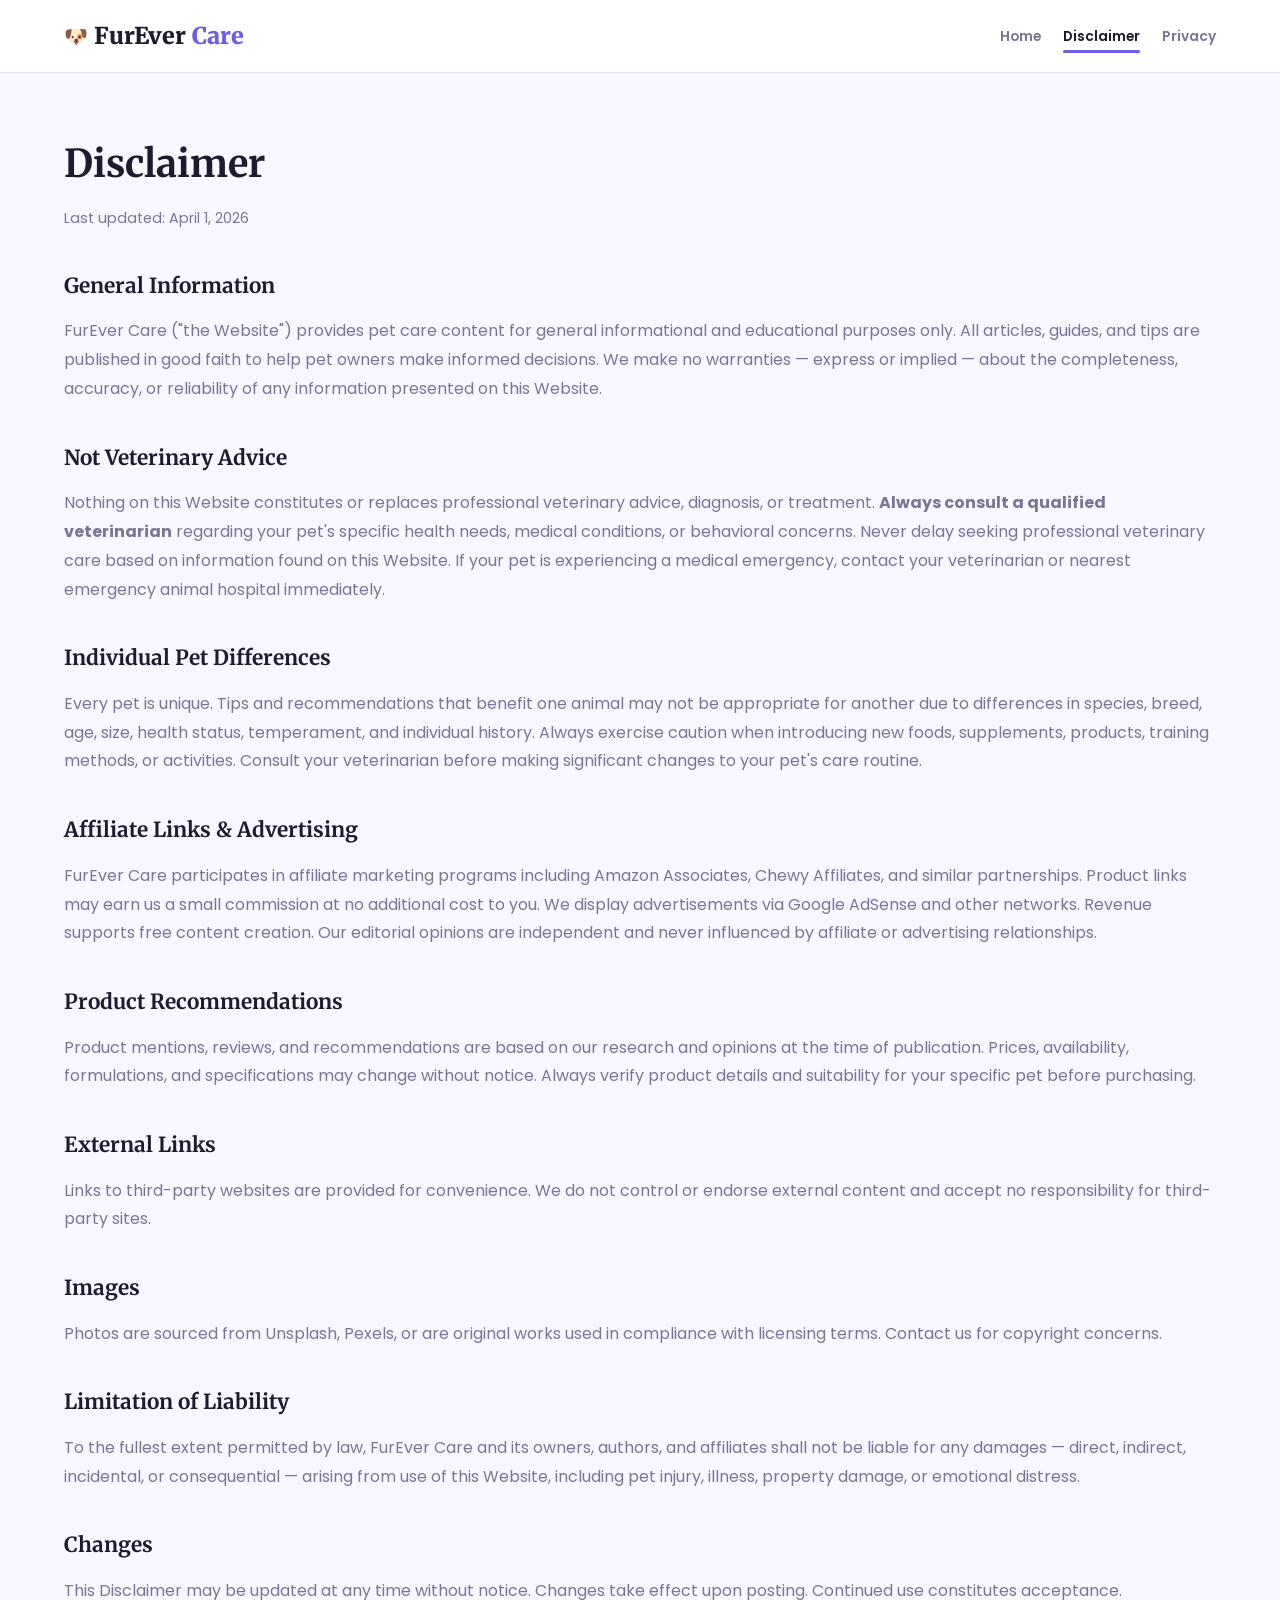
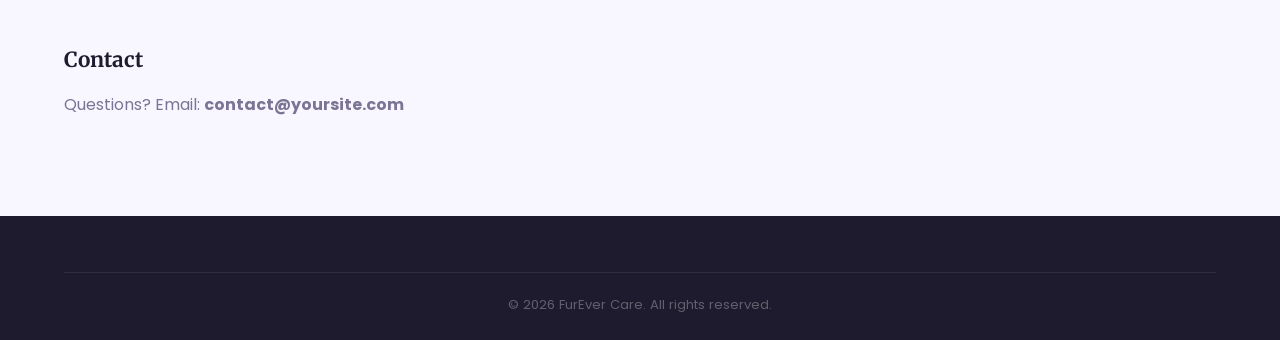
<file: public/disclaimer.html>
<!DOCTYPE html>
<html lang="en">
<head>
    <meta charset="UTF-8">
    <meta name="viewport" content="width=device-width, initial-scale=1.0">
    <meta name="description" content="Disclaimer for FurEver Care pet care website. Information on veterinary advice, content accuracy, affiliate links, and liability.">
    <meta name="robots" content="noindex, follow">
    <title>Disclaimer — FurEver Care</title>
    <link rel="preconnect" href="https://fonts.googleapis.com">
    <link rel="preconnect" href="https://fonts.gstatic.com" crossorigin>
    <link href="https://fonts.googleapis.com/css2?family=Poppins:wght@400;500;600;700;800&family=Merriweather:wght@700;900&display=swap" rel="stylesheet">
    <link rel="stylesheet" href="style.css">
</head>
<body>

    <header class="hdr" id="hdr">
        <div class="container hdr-inner">
            <a href="index.html" class="site-logo"><span class="logo-icon">🐶</span> FurEver<span class="logo-color">Care</span></a>
            <nav><ul class="menu" id="menu">
                <li><a href="index.html">Home</a></li>
                <li><a href="disclaimer.html" class="on">Disclaimer</a></li>
                <li><a href="privacy-policy.html">Privacy</a></li>
            </ul></nav>
            <button class="ham" id="ham" aria-label="Toggle menu"><span></span><span></span><span></span></button>
        </div>
    </header>

    <main class="law">
        <div class="container">
            <h1>Disclaimer</h1>
            <p class="date">Last updated: April 1, 2026</p>

            <h2>General Information</h2>
            <p>FurEver Care ("the Website") provides pet care content for general informational and educational purposes only. All articles, guides, and tips are published in good faith to help pet owners make informed decisions. We make no warranties — express or implied — about the completeness, accuracy, or reliability of any information presented on this Website.</p>

            <h2>Not Veterinary Advice</h2>
            <p>Nothing on this Website constitutes or replaces professional veterinary advice, diagnosis, or treatment. <strong>Always consult a qualified veterinarian</strong> regarding your pet's specific health needs, medical conditions, or behavioral concerns. Never delay seeking professional veterinary care based on information found on this Website. If your pet is experiencing a medical emergency, contact your veterinarian or nearest emergency animal hospital immediately.</p>

            <h2>Individual Pet Differences</h2>
            <p>Every pet is unique. Tips and recommendations that benefit one animal may not be appropriate for another due to differences in species, breed, age, size, health status, temperament, and individual history. Always exercise caution when introducing new foods, supplements, products, training methods, or activities. Consult your veterinarian before making significant changes to your pet's care routine.</p>

            <h2>Affiliate Links & Advertising</h2>
            <p>FurEver Care participates in affiliate marketing programs including Amazon Associates, Chewy Affiliates, and similar partnerships. Product links may earn us a small commission at no additional cost to you. We display advertisements via Google AdSense and other networks. Revenue supports free content creation. Our editorial opinions are independent and never influenced by affiliate or advertising relationships.</p>

            <h2>Product Recommendations</h2>
            <p>Product mentions, reviews, and recommendations are based on our research and opinions at the time of publication. Prices, availability, formulations, and specifications may change without notice. Always verify product details and suitability for your specific pet before purchasing.</p>

            <h2>External Links</h2>
            <p>Links to third-party websites are provided for convenience. We do not control or endorse external content and accept no responsibility for third-party sites.</p>

            <h2>Images</h2>
            <p>Photos are sourced from Unsplash, Pexels, or are original works used in compliance with licensing terms. Contact us for copyright concerns.</p>

            <h2>Limitation of Liability</h2>
            <p>To the fullest extent permitted by law, FurEver Care and its owners, authors, and affiliates shall not be liable for any damages — direct, indirect, incidental, or consequential — arising from use of this Website, including pet injury, illness, property damage, or emotional distress.</p>

            <h2>Changes</h2>
            <p>This Disclaimer may be updated at any time without notice. Changes take effect upon posting. Continued use constitutes acceptance.</p>

            <h2>Contact</h2>
            <p>Questions? Email: <strong>contact@yoursite.com</strong></p>
        </div>
    </main>

    <footer class="ftr"><div class="container"><div class="ftr-bottom"><p>&copy; 2026 FurEver Care. All rights reserved.</p></div></div></footer>
    <script src="script.js"></script>
</body>
</html>
</file>
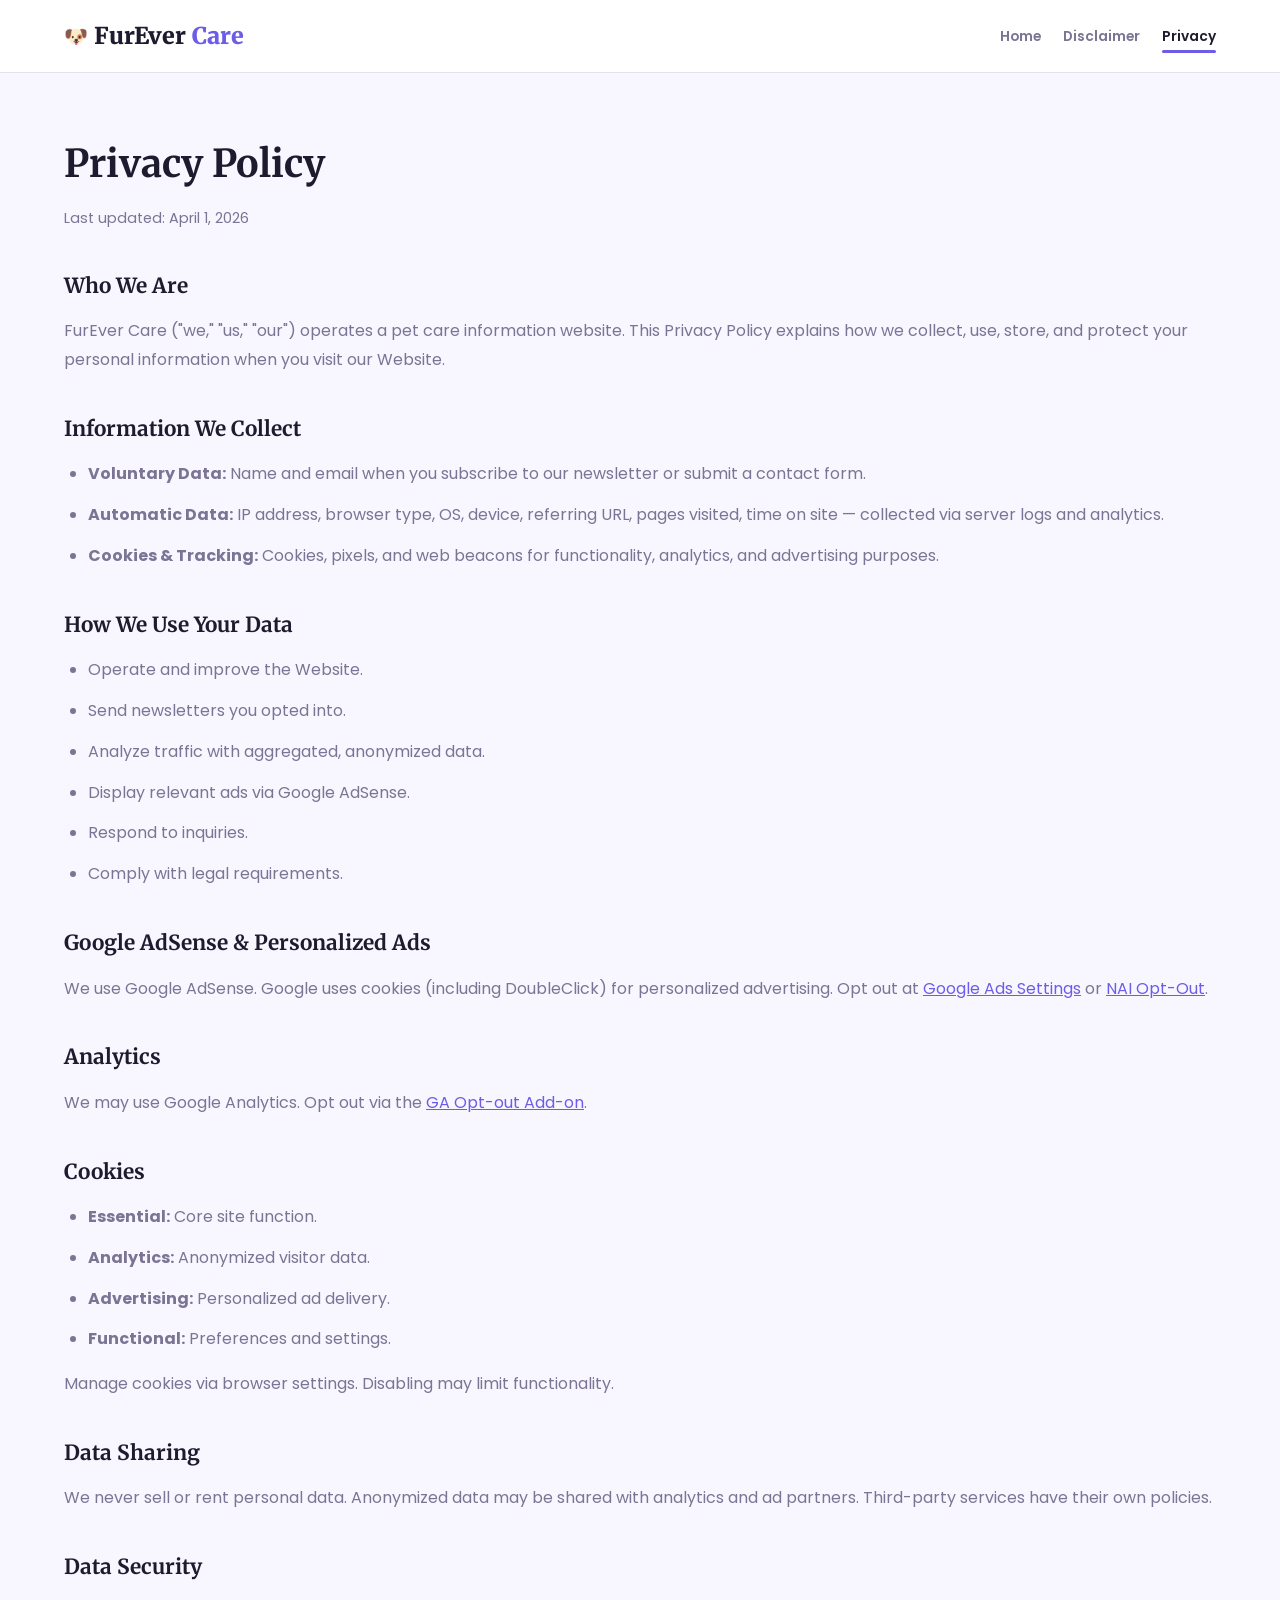
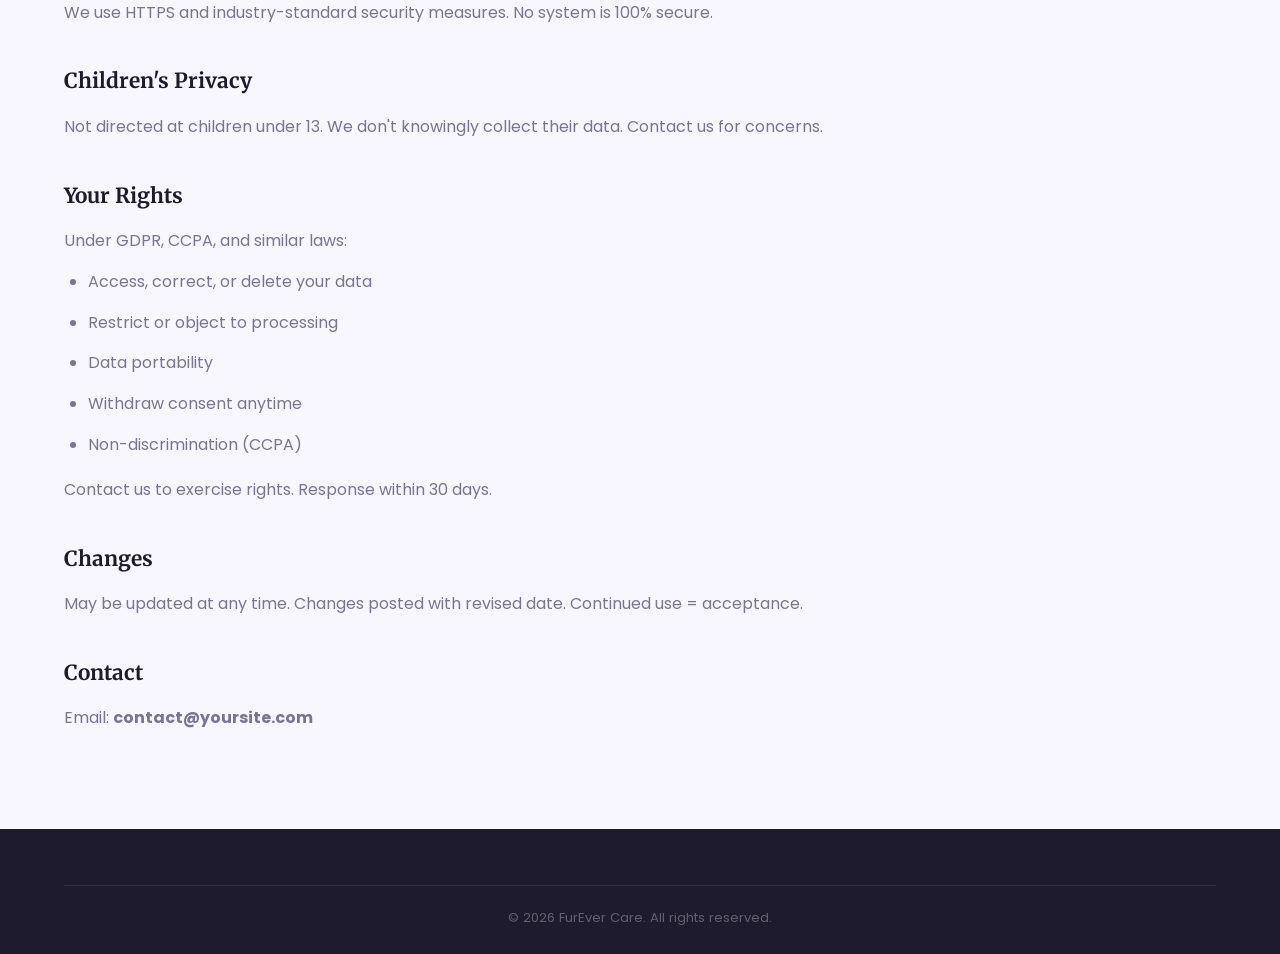
<file: public/privacy-policy.html>
<!DOCTYPE html>
<html lang="en">
<head>
    <meta charset="UTF-8">
    <meta name="viewport" content="width=device-width, initial-scale=1.0">
    <meta name="description" content="Privacy Policy for FurEver Care pet care website. How we collect, use, and protect your personal data.">
    <meta name="robots" content="noindex, follow">
    <title>Privacy Policy — FurEver Care</title>
    <link rel="preconnect" href="https://fonts.googleapis.com">
    <link rel="preconnect" href="https://fonts.gstatic.com" crossorigin>
    <link href="https://fonts.googleapis.com/css2?family=Poppins:wght@400;500;600;700;800&family=Merriweather:wght@700;900&display=swap" rel="stylesheet">
    <link rel="stylesheet" href="style.css">
</head>
<body>

    <header class="hdr" id="hdr">
        <div class="container hdr-inner">
            <a href="index.html" class="site-logo"><span class="logo-icon">🐶</span> FurEver<span class="logo-color">Care</span></a>
            <nav><ul class="menu" id="menu">
                <li><a href="index.html">Home</a></li>
                <li><a href="disclaimer.html">Disclaimer</a></li>
                <li><a href="privacy-policy.html" class="on">Privacy</a></li>
            </ul></nav>
            <button class="ham" id="ham" aria-label="Toggle menu"><span></span><span></span><span></span></button>
        </div>
    </header>

    <main class="law">
        <div class="container">
            <h1>Privacy Policy</h1>
            <p class="date">Last updated: April 1, 2026</p>

            <h2>Who We Are</h2>
            <p>FurEver Care ("we," "us," "our") operates a pet care information website. This Privacy Policy explains how we collect, use, store, and protect your personal information when you visit our Website.</p>

            <h2>Information We Collect</h2>
            <ul>
                <li><strong>Voluntary Data:</strong> Name and email when you subscribe to our newsletter or submit a contact form.</li>
                <li><strong>Automatic Data:</strong> IP address, browser type, OS, device, referring URL, pages visited, time on site — collected via server logs and analytics.</li>
                <li><strong>Cookies & Tracking:</strong> Cookies, pixels, and web beacons for functionality, analytics, and advertising purposes.</li>
            </ul>

            <h2>How We Use Your Data</h2>
            <ul>
                <li>Operate and improve the Website.</li>
                <li>Send newsletters you opted into.</li>
                <li>Analyze traffic with aggregated, anonymized data.</li>
                <li>Display relevant ads via Google AdSense.</li>
                <li>Respond to inquiries.</li>
                <li>Comply with legal requirements.</li>
            </ul>

            <h2>Google AdSense & Personalized Ads</h2>
            <p>We use Google AdSense. Google uses cookies (including DoubleClick) for personalized advertising. Opt out at <a href="https://www.google.com/settings/ads" target="_blank" rel="noopener noreferrer">Google Ads Settings</a> or <a href="https://optout.networkadvertising.org/" target="_blank" rel="noopener noreferrer">NAI Opt-Out</a>.</p>

            <h2>Analytics</h2>
            <p>We may use Google Analytics. Opt out via the <a href="https://tools.google.com/dlpage/gaoptout" target="_blank" rel="noopener noreferrer">GA Opt-out Add-on</a>.</p>

            <h2>Cookies</h2>
            <ul>
                <li><strong>Essential:</strong> Core site function.</li>
                <li><strong>Analytics:</strong> Anonymized visitor data.</li>
                <li><strong>Advertising:</strong> Personalized ad delivery.</li>
                <li><strong>Functional:</strong> Preferences and settings.</li>
            </ul>
            <p>Manage cookies via browser settings. Disabling may limit functionality.</p>

            <h2>Data Sharing</h2>
            <p>We never sell or rent personal data. Anonymized data may be shared with analytics and ad partners. Third-party services have their own policies.</p>

            <h2>Data Security</h2>
            <p>We use HTTPS and industry-standard security measures. No system is 100% secure.</p>

            <h2>Children's Privacy</h2>
            <p>Not directed at children under 13. We don't knowingly collect their data. Contact us for concerns.</p>

            <h2>Your Rights</h2>
            <p>Under GDPR, CCPA, and similar laws:</p>
            <ul>
                <li>Access, correct, or delete your data</li>
                <li>Restrict or object to processing</li>
                <li>Data portability</li>
                <li>Withdraw consent anytime</li>
                <li>Non-discrimination (CCPA)</li>
            </ul>
            <p>Contact us to exercise rights. Response within 30 days.</p>

            <h2>Changes</h2>
            <p>May be updated at any time. Changes posted with revised date. Continued use = acceptance.</p>

            <h2>Contact</h2>
            <p>Email: <strong>contact@yoursite.com</strong></p>
        </div>
    </main>

    <footer class="ftr"><div class="container"><div class="ftr-bottom"><p>&copy; 2026 FurEver Care. All rights reserved.</p></div></div></footer>
    <script src="script.js"></script>
</body>
</html>
</file>
<file: public/style.css>
/* ===== RESET ===== */
*,*::before,*::after{margin:0;padding:0;box-sizing:border-box}

:root{
    --purple:#6c5ce7;
    --purple-dk:#4a3dbd;
    --purple-lt:#ede8ff;
    --mint:#00b894;
    --mint-lt:#d4faf0;
    --peach:#fd9644;
    --peach-lt:#fff3e8;
    --bg:#f8f7ff;
    --bg-alt:#f0eef9;
    --surface:#ffffff;
    --ink:#1e1b2e;
    --text:#3d3656;
    --muted:#7c7494;
    --border:#e4e0f0;
    --hd:'Merriweather',Georgia,serif;
    --bd:'Poppins','Segoe UI',sans-serif;
    --r:20px;
    --r-sm:14px;
    --sh:0 6px 28px rgba(108,92,231,.08);
    --sh-lg:0 16px 50px rgba(108,92,231,.14);
    --t:.3s ease
}

html{scroll-behavior:smooth}
body{font-family:var(--bd);background:var(--bg);color:var(--text);line-height:1.8;-webkit-font-smoothing:antialiased}
.container{max-width:1200px;margin:0 auto;padding:0 24px}
a{color:var(--purple);text-decoration:none;transition:color var(--t)}
a:hover{color:var(--purple-dk)}
img{max-width:100%;height:auto;display:block}
.sr-only{position:absolute;width:1px;height:1px;padding:0;margin:-1px;overflow:hidden;clip:rect(0,0,0,0);border:0}

/* ===== PILLS ===== */
.pill{
    display:inline-block;padding:6px 18px;border-radius:50px;
    font-size:.76rem;font-weight:700;letter-spacing:.9px;
    background:var(--purple-lt);color:var(--purple-dk);
    text-transform:uppercase;margin-bottom:14px;
}
.pill-purple{background:var(--purple-lt);color:var(--purple-dk)}
.pill-inv{background:rgba(255,255,255,.18);color:#fff}

/* ===== BUTTONS ===== */
.btn{
    display:inline-block;padding:15px 34px;border-radius:50px;
    font-weight:700;font-size:.92rem;font-family:var(--bd);
    cursor:pointer;border:2px solid transparent;transition:all var(--t);
}
.btn-purple{background:var(--purple);color:#fff;border-color:var(--purple)}
.btn-purple:hover{background:var(--purple-dk);border-color:var(--purple-dk);color:#fff;transform:translateY(-2px);box-shadow:var(--sh-lg)}
.btn-wht{background:transparent;color:var(--ink);border-color:var(--border)}
.btn-wht:hover{border-color:var(--purple);color:var(--purple)}

/* ===== INFO BAR ===== */
.info-bar{background:var(--ink);color:#fff;text-align:center;padding:10px 0;font-size:.84rem;font-weight:600}
.info-bar a{color:var(--peach);text-decoration:underline}

/* ===== HEADER ===== */
.hdr{background:var(--surface);border-bottom:1px solid var(--border);position:sticky;top:0;z-index:1000}
.hdr-inner{display:flex;justify-content:space-between;align-items:center;height:72px}

.site-logo{display:flex;align-items:center;gap:6px;font-family:var(--hd);font-size:1.45rem;font-weight:900;color:var(--ink)}
.logo-color{color:var(--purple)}
.logo-color-ft{color:var(--mint)}
.logo-icon{font-size:1.2rem}
.site-logo-ft{color:#fff}

.menu{display:flex;list-style:none;gap:22px;align-items:center}
.menu a{font-size:.86rem;font-weight:600;color:var(--muted);position:relative;padding:4px 0}
.menu a::after{content:'';position:absolute;bottom:-3px;left:0;width:0;height:2.5px;border-radius:2px;background:var(--purple);transition:width var(--t)}
.menu a:hover::after,.menu a.on::after{width:100%}
.menu a:hover,.menu a.on{color:var(--ink)}
.menu-sep{width:1px;height:18px;background:var(--border)}

.ham{display:none;flex-direction:column;gap:5px;background:none;border:none;cursor:pointer;padding:6px}
.ham span{display:block;width:24px;height:2.5px;background:var(--ink);border-radius:4px;transition:var(--t)}
.ham.open span:nth-child(1){transform:rotate(45deg) translate(5px,5px)}
.ham.open span:nth-child(2){opacity:0}
.ham.open span:nth-child(3){transform:rotate(-45deg) translate(5px,-5px)}

/* ===== HERO ===== */
.hero{position:relative;padding:60px 0 44px;overflow:hidden}
.hero-bg{position:absolute;inset:0;background:radial-gradient(ellipse at top right,var(--purple-lt) 0%,transparent 60%);pointer-events:none}

.hero-inner{display:grid;grid-template-columns:1fr 1.15fr;gap:44px;align-items:center;position:relative;z-index:2}

.hero-info h1{font-family:var(--hd);font-size:2.8rem;line-height:1.18;color:var(--ink);margin-bottom:18px}
.hero-p{color:var(--muted);font-size:1.04rem;margin-bottom:28px;max-width:480px}
.hero-acts{display:flex;gap:14px;flex-wrap:wrap;margin-bottom:30px}

.hero-avatars{display:flex;align-items:center;gap:8px}
.hero-avatars img{width:42px;height:42px;border-radius:50%;border:3px solid var(--surface);object-fit:cover;margin-right:-10px;box-shadow:var(--sh)}
.hero-avatars img:last-of-type{margin-right:10px}
.hero-avatars span{font-size:.82rem;color:var(--muted);font-weight:600}

.hero-img-area{position:relative}
.hero-photo{border-radius:var(--r);box-shadow:var(--sh-lg);width:100%;height:430px;object-fit:cover}

.hero-bubble{
    position:absolute;bottom:24px;left:-20px;
    background:var(--surface);border-radius:var(--r-sm);
    padding:14px 20px;box-shadow:var(--sh-lg);text-align:center;
    animation:bob 3.5s ease-in-out infinite;
}
.hero-bubble strong{display:block;font-size:1.2rem;color:var(--purple)}
.hero-bubble small{font-size:.74rem;color:var(--muted)}

@keyframes bob{0%,100%{transform:translateY(0)}50%{transform:translateY(-9px)}}

/* ===== SECTIONS ===== */
.sec{padding:84px 0}
.sec-light{background:var(--bg-alt)}
.sec-gradient{background:linear-gradient(135deg,var(--purple-dk) 0%,var(--purple) 100%);color:#fff}

.sec-head{text-align:center;margin-bottom:56px;max-width:680px;margin-left:auto;margin-right:auto}
.sec-head.centered{text-align:center}
.sec-head h2{font-family:var(--hd);font-size:2.2rem;color:var(--ink);line-height:1.22;margin-bottom:14px}
.sec-light .sec-head h2{color:var(--ink)}
.sec-p{color:var(--muted);font-size:.98rem}

/* ===== TILE CARDS ===== */
.tile{
    display:grid;grid-template-columns:1.1fr 1fr;
    background:var(--surface);border-radius:var(--r);
    box-shadow:var(--sh);overflow:hidden;margin-bottom:46px;
    transition:transform var(--t),box-shadow var(--t);
}
.tile:hover{transform:translateY(-6px);box-shadow:var(--sh-lg)}

.tile-flip{direction:rtl}
.tile-flip>*{direction:ltr}

.tile-media{position:relative;overflow:hidden}
.tile-media img{width:100%;height:100%;object-fit:cover;border-radius:0;transition:transform .6s ease}
.tile:hover .tile-media img{transform:scale(1.05)}

.tile-cat{
    position:absolute;top:18px;left:18px;
    background:var(--surface);color:var(--purple-dk);
    padding:6px 16px;border-radius:50px;
    font-size:.74rem;font-weight:700;text-transform:uppercase;
    letter-spacing:.7px;box-shadow:var(--sh);
}
.tile-flip .tile-cat{left:auto;right:18px}

.tile-body{padding:40px 42px;display:flex;flex-direction:column;justify-content:center}
.tile-no{font-family:var(--hd);font-size:3.6rem;font-weight:900;color:var(--purple-lt);line-height:1;margin-bottom:4px}
.tile-body h3{font-family:var(--hd);font-size:1.32rem;color:var(--ink);margin-bottom:16px;line-height:1.3}
.tile-body p{color:var(--muted);font-size:.95rem}

/* ===== ANIMAL CARDS ===== */
.animal-grid{display:grid;grid-template-columns:repeat(auto-fit,minmax(260px,1fr));gap:22px}

.animal-card{
    position:relative;display:block;border-radius:var(--r);
    overflow:hidden;height:230px;
    transition:transform var(--t),box-shadow var(--t);
}
.animal-card:hover{transform:translateY(-5px);box-shadow:var(--sh-lg)}
.animal-card img{width:100%;height:100%;object-fit:cover;transition:transform .5s ease}
.animal-card:hover img{transform:scale(1.08)}

.animal-info{
    position:absolute;inset:0;
    background:linear-gradient(0deg,rgba(30,27,46,.78) 0%,transparent 55%);
    display:flex;flex-direction:column;justify-content:flex-end;
    padding:22px;color:#fff;
}
.animal-info h3{font-family:var(--hd);font-size:1.15rem;margin-bottom:3px}
.animal-info span{font-size:.78rem;opacity:.8}

/* ===== JOIN ===== */
.join-box{max-width:580px;margin:0 auto;text-align:center}
.join-box h2{font-family:var(--hd);font-size:2rem;color:#fff;margin-bottom:12px}
.join-box>p{opacity:.85;margin-bottom:28px}
.join-box small{display:block;margin-top:14px;opacity:.5;font-size:.82rem}

.join-form{display:flex;gap:12px;justify-content:center;flex-wrap:wrap}
.join-form input[type="email"]{
    flex:1;min-width:240px;padding:15px 22px;
    border:2px solid rgba(255,255,255,.25);border-radius:50px;
    background:rgba(255,255,255,.1);color:#fff;
    font-size:1rem;font-family:var(--bd);outline:none;transition:border var(--t);
}
.join-form input::placeholder{color:rgba(255,255,255,.5)}
.join-form input:focus{border-color:var(--mint)}

/* ===== AD ===== */
.ad{margin:34px auto;text-align:center;min-height:90px}

/* ===== FOOTER ===== */
.ftr{background:var(--ink);color:#fff;padding:56px 0 24px}
.ftr-grid{display:grid;grid-template-columns:1.5fr repeat(3,1fr);gap:36px;margin-bottom:40px}
.ftr-brand p{color:rgba(255,255,255,.5);font-size:.9rem;margin-top:12px}
.ftr-col h4{font-size:.82rem;text-transform:uppercase;letter-spacing:1.2px;margin-bottom:16px;color:rgba(255,255,255,.7)}
.ftr-col ul{list-style:none}
.ftr-col li{margin-bottom:8px}
.ftr-col a{color:rgba(255,255,255,.5);font-size:.88rem}
.ftr-col a:hover{color:var(--mint)}
.ftr-bottom{border-top:1px solid rgba(255,255,255,.08);padding-top:20px;text-align:center;font-size:.82rem;color:rgba(255,255,255,.3)}

/* ===== LEGAL ===== */
.law{padding:56px 0 84px}
.law h1{font-family:var(--hd);font-size:2.4rem;color:var(--ink);margin-bottom:8px}
.law .date{color:var(--muted);margin-bottom:36px;font-size:.9rem}
.law h2{font-family:var(--hd);font-size:1.3rem;margin-top:36px;margin-bottom:12px;color:var(--ink);text-align:left}
.law p,.law li{color:var(--muted);font-size:1rem;margin-bottom:12px}
.law ul{padding-left:24px;margin-bottom:16px}
.law a{color:var(--purple);text-decoration:underline}

/* ===== RESPONSIVE ===== */
@media(max-width:1024px){
    .hero-inner{grid-template-columns:1fr;text-align:center}
    .hero-p{margin:0 auto 28px}
    .hero-acts,.hero-avatars{justify-content:center}
    .hero-img-area{max-width:580px;margin:0 auto}
    .hero-bubble{left:auto;right:16px}
    .tile,.tile-flip{grid-template-columns:1fr;direction:ltr}
    .tile-flip>*{direction:ltr}
    .tile-flip .tile-cat{left:18px;right:auto}
    .tile-media img{height:300px}
}
@media(max-width:768px){
    .menu{
        display:none;flex-direction:column;
        position:absolute;top:72px;left:0;right:0;
        background:var(--surface);padding:28px;gap:14px;
        box-shadow:var(--sh-lg);border-bottom:1px solid var(--border)
    }
    .menu.open{display:flex}
    .menu-sep{display:none}
    .ham{display:flex}
    .hero-info h1{font-size:2rem}
    .hero-photo{height:300px}
    .sec{padding:56px 0}
    .tile-body{padding:26px}
    .tile-no{font-size:2.4rem}
    .ftr-grid{grid-template-columns:1fr 1fr;gap:28px}
    .animal-card{height:190px}
}
@media(max-width:480px){
    .ftr-grid{grid-template-columns:1fr}
    .hero-avatars{flex-wrap:wrap}
}
</file>
